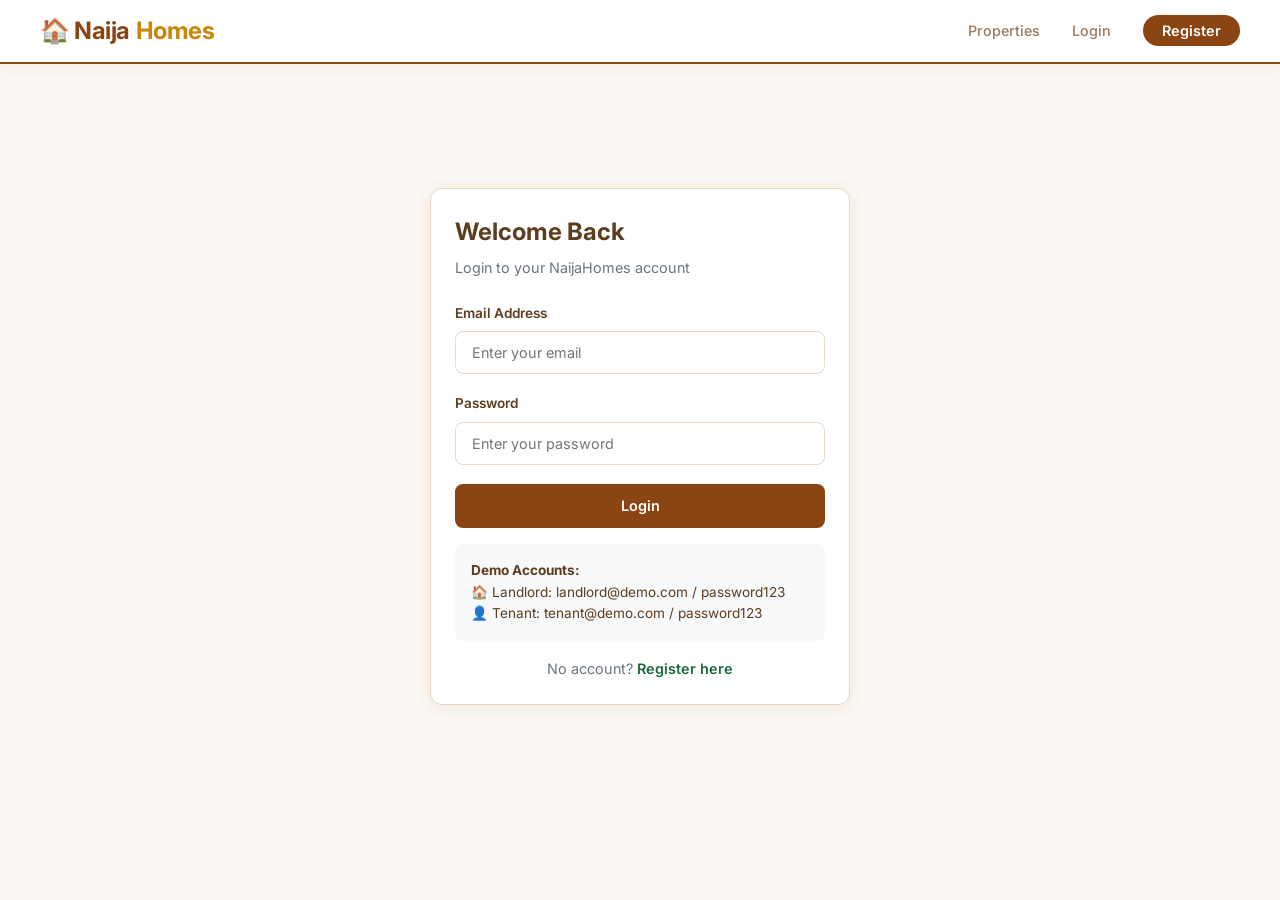
<file: templates/pages/login.html>
<!DOCTYPE html>
<html lang="en">
<head>
    <meta charset="UTF-8">
    <meta name="viewport" content="width=device-width, initial-scale=1.0">
    <title>Login - NaijaHomes</title>
    <link rel="stylesheet" href="/static/css/style.css">
</head>
<body>

    <nav class="navbar" id="navbar"></nav>

    <div style="min-height:85vh; display:flex; align-items:center; justify-content:center; padding:2rem;">
        <div class="card" style="width:100%; max-width:420px;">
            <div class="card-body">

                <h2 style="font-size:1.5rem; font-weight:700; margin-bottom:0.3rem;">Welcome Back</h2>
                <p style="color:#6c757d; font-size:0.9rem; margin-bottom:1.5rem;">Login to your NaijaHomes account</p>

                <div id="alert" class="alert"></div>

                <div class="form-group">
                    <label class="form-label">Email Address</label>
                    <input type="email" id="email" class="form-control" placeholder="Enter your email">
                </div>

                <div class="form-group">
                    <label class="form-label">Password</label>
                    <input type="password" id="password" class="form-control" placeholder="Enter your password">
                </div>

                <button class="btn btn-primary btn-full" onclick="loginUser()">Login</button>

                <!-- Demo account info for presentation -->
                <div style="background:#f8f9fa; border-radius:8px; padding:1rem; margin-top:1rem; font-size:0.85rem;">
                    <strong>Demo Accounts:</strong><br>
                    🏠 Landlord: landlord@demo.com / password123<br>
                    👤 Tenant: tenant@demo.com / password123
                </div>

                <p style="text-align:center; margin-top:1rem; font-size:0.9rem; color:#6c757d;">
                    No account? <a href="/register/" style="color:#1a6b3c; font-weight:600;">Register here</a>
                </p>

            </div>
        </div>
    </div>

    <script src="/static/js/main.js"></script>
    <script>
        redirectIfLoggedIn();

        async function loginUser() {
            const email    = document.getElementById('email').value.trim();
            const password = document.getElementById('password').value;

            if (!email || !password) {
                showError('alert', 'Please enter your email and password.');
                return;
            }

            const result = await apiPost('/accounts/login/', { email, password });

            if (result.ok) {
                saveUser(result.data.user);
                showSuccess('alert', 'Login successful! Redirecting...');
                setTimeout(() => window.location.href = '/dashboard/', 1000);
            } else {
                showError('alert', result.data.error || 'Login failed.');
            }
        }

        document.addEventListener('DOMContentLoaded', () => {
            document.getElementById('password').addEventListener('keypress', function(e) {
                if (e.key === 'Enter') loginUser();
            });
        });
    </script>
</body>
</html>
</file>
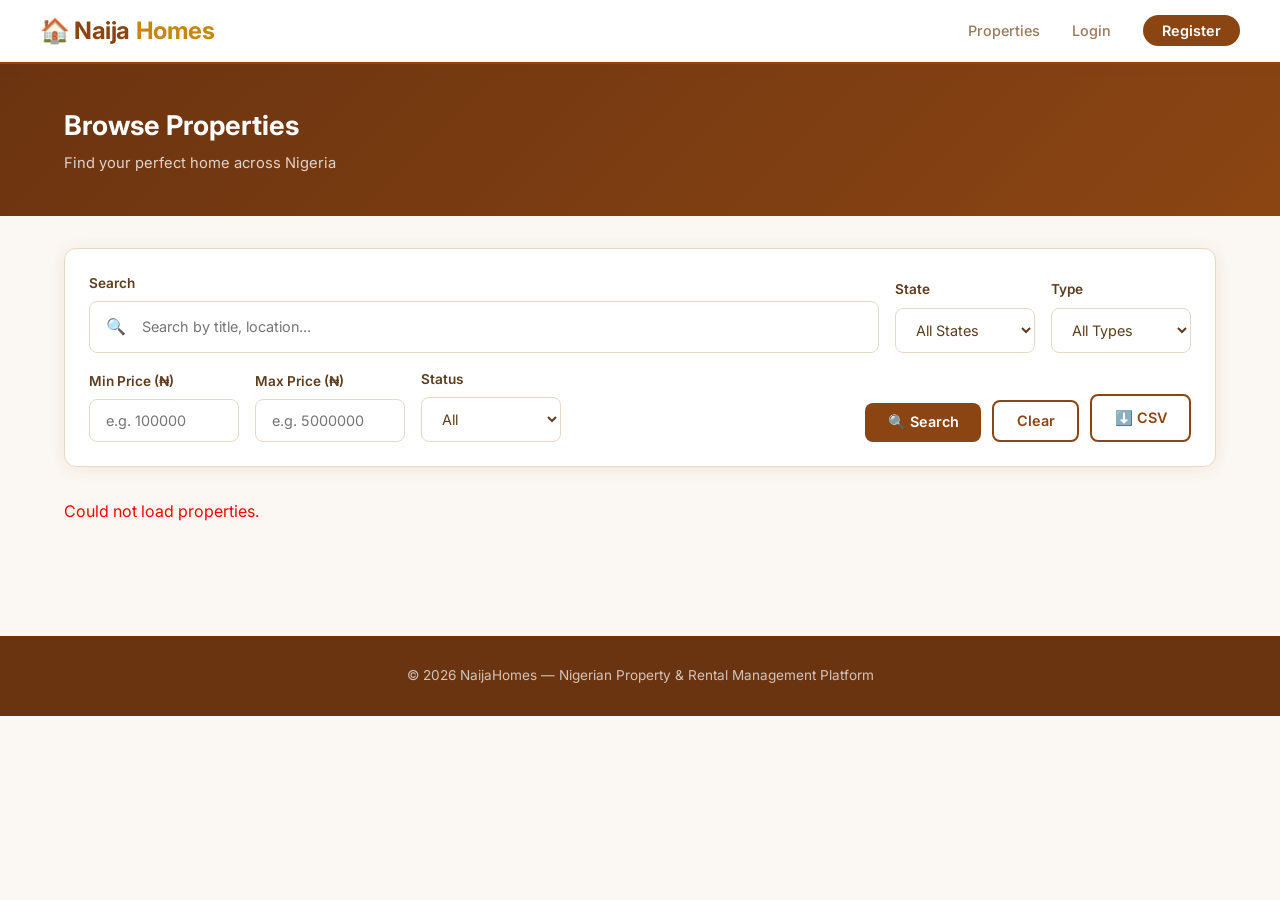
<file: templates/pages/properties.html>
<!DOCTYPE html>
<html lang="en">
<head>
    <meta charset="UTF-8">
    <meta name="viewport" content="width=device-width, initial-scale=1.0">
    <title>Browse Properties - NaijaHomes</title>
    <link rel="stylesheet" href="/static/css/style.css">
</head>
<body>

<nav class="navbar" id="navbar"></nav>

<div class="page-header">
    <div class="container">
        <div class="page-title">Browse Properties</div>
        <div class="page-subtitle">Find your perfect home across Nigeria</div>
    </div>
</div>

<div class="container" style="padding-bottom:3rem;">

    <div class="card" style="margin-bottom:2rem;">
        <div class="card-body">

            <div style="display:flex; gap:1rem; margin-bottom:1rem; align-items:flex-end;">
                <div style="flex:2;">
                    <label class="form-label">Search</label>
                    <div style="display:flex; border:1.5px solid var(--border);
                                border-radius:8px; overflow:hidden; background:white;">
                        <span style="padding:0.75rem 1rem; color:var(--text-muted);">🔍</span>
                        <input type="text" id="searchInput"
                               style="flex:1; border:none; outline:none; font-family:inherit;
                                      font-size:0.9rem; color:var(--text-main); background:transparent;"
                               placeholder="Search by title, location...">
                    </div>
                </div>
                <div>
                    <label class="form-label">State</label>
                    <select id="stateFilter" class="form-control" style="min-width:140px;">
                        <option value="">All States</option>
                        <option>Lagos</option>
                        <option>Abuja</option>
                        <option>Rivers</option>
                        <option>Enugu</option>
                        <option>Oyo</option>
                        <option>Edo</option>
                    </select>
                </div>
                <div>
                    <label class="form-label">Type</label>
                    <select id="typeFilter" class="form-control" style="min-width:140px;">
                        <option value="">All Types</option>
                        <option value="apartment">Apartment</option>
                        <option value="duplex">Duplex</option>
                        <option value="bungalow">Bungalow</option>
                        <option value="self-contain">Self Contain</option>
                        <option value="room">Room</option>
                        <option value="mansion">Mansion</option>
                    </select>
                </div>
            </div>

            <div style="display:flex; gap:1rem; align-items:flex-end; flex-wrap:wrap;">
                <div>
                    <label class="form-label">Min Price (₦)</label>
                    <input type="number" id="minPrice" class="form-control"
                           style="width:150px;" placeholder="e.g. 100000">
                </div>
                <div>
                    <label class="form-label">Max Price (₦)</label>
                    <input type="number" id="maxPrice" class="form-control"
                           style="width:150px;" placeholder="e.g. 5000000">
                </div>
                <div>
                    <label class="form-label">Status</label>
                    <select id="statusFilter" class="form-control" style="width:140px;">
                        <option value="">All</option>
                        <option value="available">Available</option>
                        <option value="rented">Rented</option>
                    </select>
                </div>
                <div style="margin-left:auto; display:flex; gap:0.7rem; align-items:flex-end;">
                    <button class="btn btn-primary" onclick="applyFilters()">
                        🔍 Search
                    </button>
                    <button class="btn btn-outline" onclick="clearFilters()">
                        Clear
                    </button>
                    <a href="/api/properties/export/csv/"
                       class="btn btn-outline">⬇️ CSV</a>
                </div>
            </div>

        </div>
    </div>

    <p id="resultsCount"
       style="color:var(--text-muted); font-size:0.88rem; margin-bottom:1.2rem;"></p>

    <div class="grid-3" id="propertiesGrid">
        <div class="spinner">Loading properties...</div>
    </div>

</div>

<footer>
    <p>© 2026 NaijaHomes — Nigerian Property & Rental Management Platform</p>
</footer>

<script src="/static/js/main.js"></script>
<script>
    const propertyImages = {
        'apartment':    'https://images.unsplash.com/photo-1545324418-cc1a3fa10c00?w=500&auto=format&fit=crop&q=70',
        'duplex':       'https://images.unsplash.com/photo-1600596542815-ffad4c1539a9?w=500&auto=format&fit=crop&q=70',
        'bungalow':     'https://images.unsplash.com/photo-1570129477492-45c003edd2be?w=500&auto=format&fit=crop&q=70',
        'self-contain': 'https://images.unsplash.com/photo-1583608205776-bfd35f0d9f83?w=500&auto=format&fit=crop&q=70',
        'room':         'https://images.unsplash.com/photo-1522708323590-d24dbb6b0267?w=500&auto=format&fit=crop&q=70',
        'mansion':      'https://images.unsplash.com/photo-1613490493576-7fde63acd811?w=500&auto=format&fit=crop&q=70',
    };

    function getPropertyImage(type, imageUrl) {
        if (imageUrl && imageUrl.startsWith('http')) return imageUrl;
        return propertyImages[type] || propertyImages['apartment'];
    }

    async function loadProperties(params = '') {
        const grid = document.getElementById('propertiesGrid');
        grid.innerHTML = '<div class="spinner">Loading properties...</div>';

        const result = await apiGet(`/properties/${params}`);

        if (!result.ok) {
            grid.innerHTML = '<p style="color:red;">Could not load properties.</p>';
            return;
        }

        const properties = result.data.properties;
        const count = properties.length;
        document.getElementById('resultsCount').textContent =
            `Showing ${count} propert${count === 1 ? 'y' : 'ies'}`;

        if (count === 0) {
            grid.innerHTML = `
                <div class="empty-state" style="grid-column:1/-1;">
                    <div class="empty-state-icon">🔍</div>
                    <p>No properties match your search.</p>
                    <button class="btn btn-outline" onclick="clearFilters()"
                            style="margin-top:1rem;">Clear Filters</button>
                </div>`;
            return;
        }

        grid.innerHTML = properties.map(p => `
            <div class="property-card"
                 onclick="window.location.href='/property-detail/?id=${p.id}'">
                <div class="property-card-image">
                    <img src="${getPropertyImage(p.property_type, p.image_url)}"
                         alt="${p.title}"
                         onerror="this.src='${propertyImages.apartment}'">
                    <div class="property-type-tag">${p.property_type}</div>
                </div>
                <div class="property-card-body">
                    <div class="property-card-title">${p.title}</div>
                    <div class="property-card-location">📍 ${p.location}, ${p.state}</div>
                    <div class="property-card-price">
                        ${formatPrice(p.price)}<span>/ year</span>
                    </div>
                    <div class="property-card-footer">
                        <div class="meta-icons">
                            <span>🛏️ ${p.bedrooms} Beds</span>
                            <span>🚿 ${p.bathrooms} Baths</span>
                        </div>
                        ${statusBadge(p.status)}
                    </div>
                </div>
            </div>
        `).join('');
    }

    function applyFilters() {
        const params = new URLSearchParams();
        const search   = document.getElementById('searchInput').value.trim();
        const state    = document.getElementById('stateFilter').value;
        const type     = document.getElementById('typeFilter').value;
        const minPrice = document.getElementById('minPrice').value;
        const maxPrice = document.getElementById('maxPrice').value;
        const status   = document.getElementById('statusFilter').value;

        if (search)   params.append('search',    search);
        if (state)    params.append('state',     state);
        if (type)     params.append('type',      type);
        if (minPrice) params.append('min_price', minPrice);
        if (maxPrice) params.append('max_price', maxPrice);
        if (status)   params.append('status',    status);

        loadProperties(params.toString() ? '?' + params.toString() : '');
    }

    function clearFilters() {
        document.getElementById('searchInput').value = '';
        document.getElementById('stateFilter').value = '';
        document.getElementById('typeFilter').value  = '';
        document.getElementById('minPrice').value    = '';
        document.getElementById('maxPrice').value    = '';
        document.getElementById('statusFilter').value = '';
        loadProperties();
    }

    document.addEventListener('DOMContentLoaded', () => {
        const urlParams = new URLSearchParams(window.location.search);
        const search = urlParams.get('search');
        const type   = urlParams.get('type');

        if (search) {
            document.getElementById('searchInput').value = search;
            applyFilters();
        } else if (type) {
            document.getElementById('typeFilter').value = type;
            applyFilters();
        } else {
            loadProperties();
        }
    });
</script>
</body>
</html>
</file>
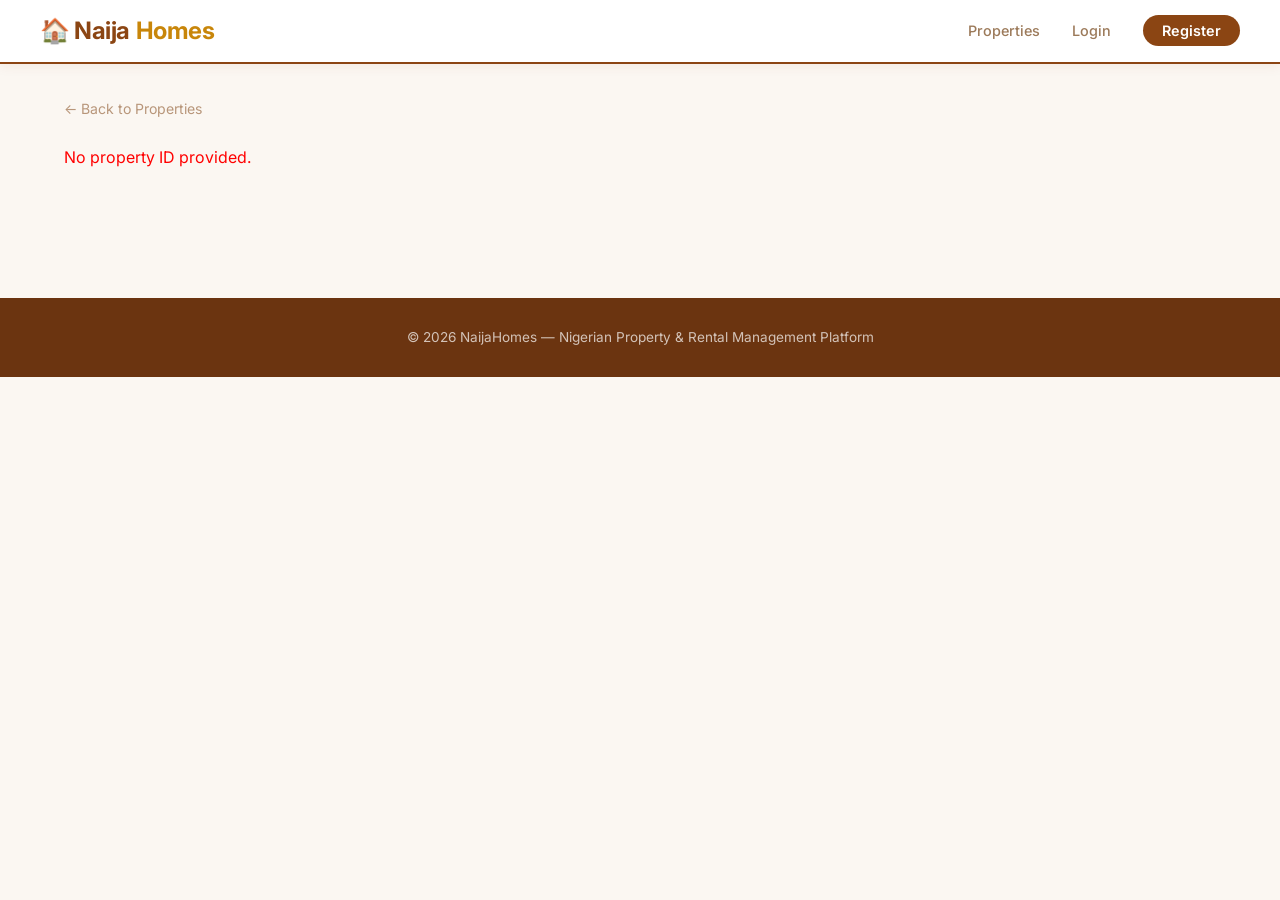
<file: templates/pages/property-detail.html>
<!DOCTYPE html>
<html lang="en">
<head>
    <meta charset="UTF-8">
    <meta name="viewport" content="width=device-width, initial-scale=1.0">
    <title>Property Details - NaijaHomes</title>
    <link rel="stylesheet" href="/static/css/style.css">
</head>
<body>

<nav class="navbar" id="navbar"></nav>

<div class="container" style="padding:2rem 1.5rem 4rem;">

    <a href="/properties/"
       style="color:var(--text-muted); font-size:0.88rem;
              display:inline-flex; align-items:center; gap:0.3rem;
              margin-bottom:1.5rem;">
        ← Back to Properties
    </a>

    <div id="propertyContent">
        <div class="spinner">Loading property...</div>
    </div>

</div>

<footer>
    <p>© 2026 NaijaHomes — Nigerian Property & Rental Management Platform</p>
</footer>

<script src="/static/js/main.js"></script>
<script>
    const propertyImages = {
        'apartment':    'https://images.unsplash.com/photo-1545324418-cc1a3fa10c00?w=900&auto=format&fit=crop&q=80',
        'duplex':       'https://images.unsplash.com/photo-1600596542815-ffad4c1539a9?w=900&auto=format&fit=crop&q=80',
        'bungalow':     'https://images.unsplash.com/photo-1570129477492-45c003edd2be?w=900&auto=format&fit=crop&q=80',
        'self-contain': 'https://images.unsplash.com/photo-1583608205776-bfd35f0d9f83?w=900&auto=format&fit=crop&q=80',
        'room':         'https://images.unsplash.com/photo-1522708323590-d24dbb6b0267?w=900&auto=format&fit=crop&q=80',
        'mansion':      'https://images.unsplash.com/photo-1613490493576-7fde63acd811?w=900&auto=format&fit=crop&q=80',
    };

    function getPropertyImage(type, imageUrl) {
        if (imageUrl && imageUrl.startsWith('http')) return imageUrl;
        return propertyImages[type] || propertyImages['apartment'];
    }

    async function loadProperty() {
        const id = getParam('id');
        if (!id) {
            document.getElementById('propertyContent').innerHTML =
                '<p style="color:red;">No property ID provided.</p>';
            return;
        }

        const result = await apiGet(`/properties/${id}/`);
        if (!result.ok) {
            document.getElementById('propertyContent').innerHTML =
                '<p style="color:red;">Property not found.</p>';
            return;
        }

        const p    = result.data.property;
        const user = getUser();
        const isOwner = user && user.id === p.landlord_id;
        const imgSrc  = getPropertyImage(p.property_type, p.image_url);

        document.getElementById('propertyContent').innerHTML = `

            <div style="width:100%; height:420px; border-radius:var(--radius);
                        overflow:hidden; margin-bottom:2rem; position:relative;">
                <img src="${imgSrc}" alt="${p.title}"
                     style="width:100%; height:100%; object-fit:cover;"
                     onerror="this.src='${propertyImages.apartment}'">
                <div style="position:absolute; top:1rem; left:1rem;">
                    ${statusBadge(p.status)}
                </div>
                <div class="property-type-tag" style="top:1rem; left:auto; right:1rem; left:unset;">
                    ${p.property_type}
                </div>
            </div>

            <div class="grid-2" style="gap:2rem; align-items:start;">

                <div>
                    <h1 style="font-size:1.6rem; font-weight:700; color:var(--text-main);
                                margin-bottom:0.5rem;">${p.title}</h1>
                    <p style="color:var(--text-muted); margin-bottom:1rem;">
                        📍 ${p.location}, ${p.state}
                        ${p.lga ? `· ${p.lga}` : ''}
                    </p>

                    <div style="font-size:2rem; font-weight:700; color:var(--primary);
                                margin-bottom:1.5rem;">
                        ${formatPrice(p.price)}
                        <span style="font-size:1rem; color:var(--text-muted); font-weight:400;">
                            / year
                        </span>
                    </div>

                    <div style="display:grid; grid-template-columns:repeat(4,1fr);
                                gap:1rem; margin-bottom:2rem;">
                        ${[
                            ['🛏️', p.bedrooms, 'Bedrooms'],
                            ['🚿', p.bathrooms, 'Bathrooms'],
                            ['🏠', p.property_type, 'Type'],
                            ['📍', p.state, 'State']
                        ].map(([icon, val, label]) => `
                            <div style="background:var(--cream-dark); border-radius:10px;
                                        padding:1rem; text-align:center;">
                                <div style="font-size:1.4rem;">${icon}</div>
                                <div style="font-weight:700; color:var(--text-main);
                                            font-size:0.95rem; margin-top:0.3rem;
                                            text-transform:capitalize;">${val}</div>
                                <div style="font-size:0.75rem; color:var(--text-muted);">${label}</div>
                            </div>
                        `).join('')}
                    </div>

                    <div class="card" style="margin-bottom:1.5rem;">
                        <div class="card-body">
                            <h3 style="font-weight:700; margin-bottom:0.8rem;
                                       color:var(--text-main);">About This Property</h3>
                            <p style="color:var(--text-light); line-height:1.8; font-size:0.92rem;">
                                ${p.description || 'No description provided.'}
                            </p>
                        </div>
                    </div>

                    <p style="color:var(--text-muted); font-size:0.8rem;">
                        Listed on ${formatDate(p.created_at)}
                    </p>
                </div>

                <div>

                    <div class="card" style="margin-bottom:1.5rem;">
                        <div class="card-body">
                            <h3 style="font-weight:700; margin-bottom:1rem;
                                       color:var(--text-main);">Listed By</h3>
                            <div style="display:flex; align-items:center; gap:1rem;">
                                <div style="width:52px; height:52px; background:var(--primary);
                                            color:white; border-radius:50%; display:flex;
                                            align-items:center; justify-content:center;
                                            font-size:1.4rem; font-weight:700; flex-shrink:0;">
                                    ${p.landlord_name ? p.landlord_name[0].toUpperCase() : 'L'}
                                </div>
                                <div>
                                    <div style="font-weight:700; color:var(--text-main);">
                                        ${p.landlord_name || 'Landlord'}
                                    </div>
                                    <div style="color:var(--text-muted); font-size:0.83rem;">
                                        Property Owner
                                    </div>
                                </div>
                            </div>
                        </div>
                    </div>

                    ${isOwner ? `
                    <div class="card" style="margin-bottom:1.5rem;">
                        <div class="card-body">
                            <h3 style="font-weight:700; margin-bottom:1rem;
                                       color:var(--text-main);">Manage Property</h3>
                            <div style="display:flex; gap:0.8rem;">
                                <a href="/edit-property/?id=${p.id}"
                                   class="btn btn-secondary" style="flex:1; justify-content:center;">
                                    ✏️ Edit
                                </a>
                                <button class="btn btn-danger" style="flex:1;"
                                        onclick="deleteProperty(${p.id})">
                                    🗑️ Delete
                                </button>
                            </div>
                        </div>
                    </div>` : ''}

                    ${!user ? `
                        <div class="card">
                            <div class="card-body" style="text-align:center; padding:2rem;">
                                <div style="font-size:2.5rem; margin-bottom:1rem;">🔐</div>
                                <p style="color:var(--text-muted); margin-bottom:1.2rem;">
                                    Login to apply for this property
                                </p>
                                <a href="/login/" class="btn btn-primary btn-full">
                                    Login to Apply
                                </a>
                            </div>
                        </div>
                    ` : !isOwner && p.status === 'available' ? `
                        <div class="card">
                            <div class="card-body">
                                <h3 style="font-weight:700; margin-bottom:1rem;
                                           color:var(--text-main);">Apply for This Property</h3>
                                <div id="appAlert" class="alert"></div>
                                <div class="form-group">
                                    <label class="form-label">Message to Landlord (Optional)</label>
                                    <textarea id="appMessage" class="form-control" rows="4"
                                        placeholder="Introduce yourself and explain why you are a good tenant...">
                                    </textarea>
                                </div>
                                <button class="btn btn-primary btn-full"
                                        onclick="submitApplication(${p.id})">
                                    📋 Submit Application
                                </button>
                            </div>
                        </div>
                    ` : !isOwner ? `
                        <div class="card">
                            <div class="card-body" style="text-align:center; padding:2rem;">
                                <div style="font-size:2.5rem; margin-bottom:0.8rem;">🔒</div>
                                <p style="color:#dc3545; font-weight:600;">
                                    This property is no longer available.
                                </p>
                            </div>
                        </div>
                    ` : ''}

                </div>
            </div>

            <div style="margin-top:3rem;">
                <div class="section-title" style="margin-bottom:0.3rem;">Similar Properties</div>
                <div class="section-sub">Other properties you might like</div>
                <div class="grid-3" id="similarProperties">
                    <div class="spinner">Loading...</div>
                </div>
            </div>
        `;

        loadSimilar(p.property_type, p.state, p.id);
    }

    async function loadSimilar(type, state, currentId) {
        const result = await apiGet(`/properties/?type=${type}&state=${state}`);
        const container = document.getElementById('similarProperties');

        if (!result.ok) { container.innerHTML = ''; return; }

        const similar = result.data.properties
            .filter(p => p.id !== parseInt(currentId))
            .slice(0, 3);

        if (similar.length === 0) {
            container.innerHTML = `
                <div style="grid-column:1/-1; color:var(--text-muted); font-size:0.9rem;">
                    No similar properties found.
                </div>`;
            return;
        }

        container.innerHTML = similar.map(p => `
            <div class="property-card"
                 onclick="window.location.href='/property-detail/?id=${p.id}'">
                <div class="property-card-image">
                    <img src="${getPropertyImage(p.property_type, p.image_url)}"
                         alt="${p.title}"
                         onerror="this.src='${propertyImages.apartment}'">
                    <div class="property-type-tag">${p.property_type}</div>
                </div>
                <div class="property-card-body">
                    <div class="property-card-title">${p.title}</div>
                    <div class="property-card-location">📍 ${p.location}, ${p.state}</div>
                    <div class="property-card-price">
                        ${formatPrice(p.price)}<span>/ year</span>
                    </div>
                    <div class="property-card-footer">
                        <div class="meta-icons">
                            <span>🛏️ ${p.bedrooms}</span>
                            <span>🚿 ${p.bathrooms}</span>
                        </div>
                        ${statusBadge(p.status)}
                    </div>
                </div>
            </div>
        `).join('');
    }

    async function submitApplication(propertyId) {
        const user    = getUser();
        const message = document.getElementById('appMessage').value.trim();

        const result = await apiPost('/applications/', {
            property_id: propertyId,
            tenant_id:   user.id,
            message:     message
        });

        if (result.ok) {
            showSuccess('appAlert', 'Application submitted! The landlord will review it.');
            setTimeout(() => window.location.href = '/applications/', 2000);
        } else {
            showError('appAlert', result.data.error || 'Application failed.');
        }
    }

    async function deleteProperty(propertyId) {
        if (!confirm('Delete this property? This cannot be undone.')) return;
        const result = await apiDelete(`/properties/${propertyId}/`);
        if (result.ok) {
            alert('Property deleted.');
            window.location.href = '/dashboard/';
        } else {
            alert('Could not delete: ' + result.data.error);
        }
    }

    document.addEventListener('DOMContentLoaded', loadProperty);
</script>
</body>
</html>
</file>
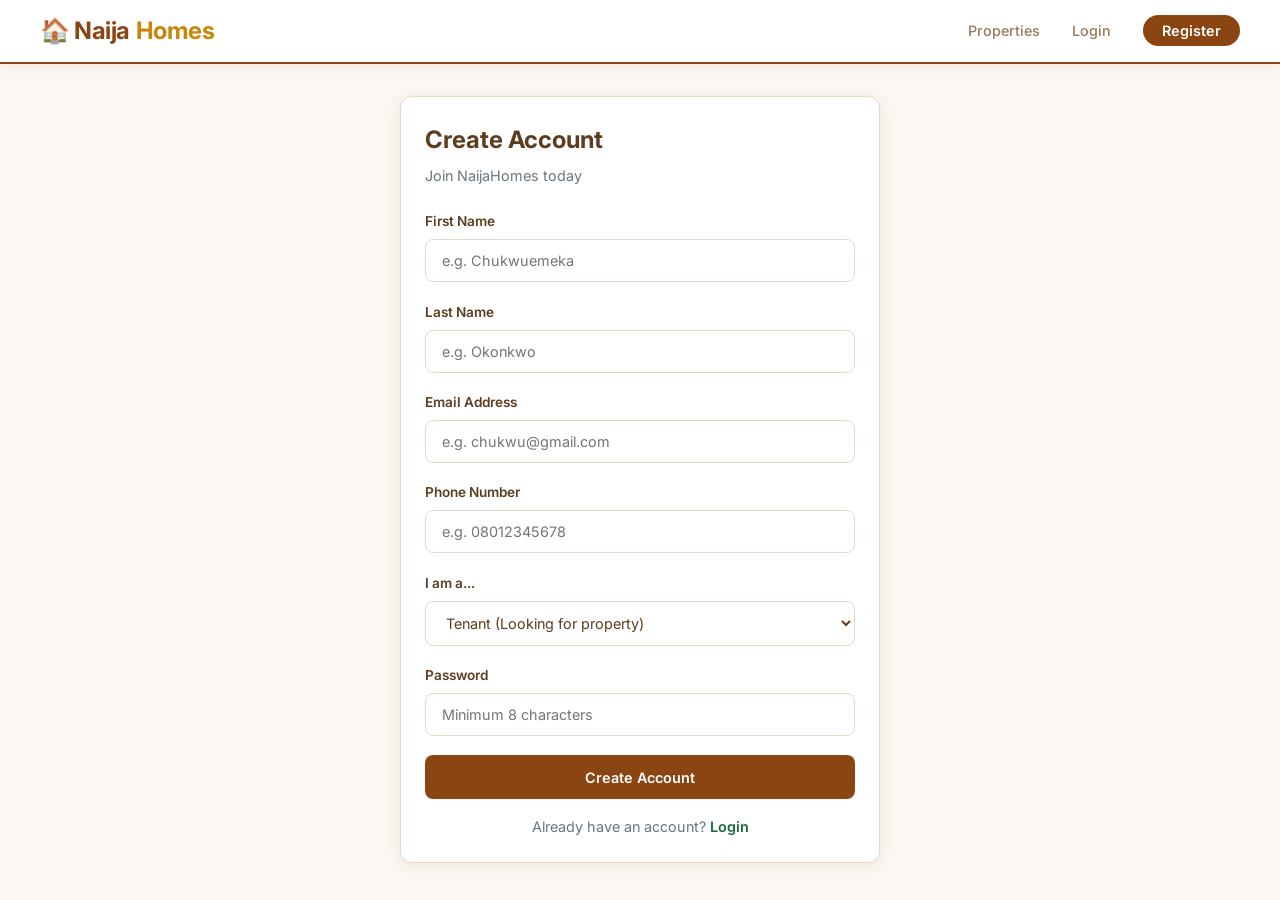
<file: templates/pages/register.html>
<!DOCTYPE html>
<html lang="en">
<head>
    <meta charset="UTF-8">
    <meta name="viewport" content="width=device-width, initial-scale=1.0">
    <title>Register - NaijaHomes</title>
    <link rel="stylesheet" href="/static/css/style.css">
</head>
<body>

    <nav class="navbar" id="navbar"></nav>

    <div style="min-height:85vh; display:flex; align-items:center; justify-content:center; padding:2rem;">
        <div class="card" style="width:100%; max-width:480px;">
            <div class="card-body">

                <h2 style="font-size:1.5rem; font-weight:700; margin-bottom:0.3rem;">Create Account</h2>
                <p style="color:#6c757d; font-size:0.9rem; margin-bottom:1.5rem;">Join NaijaHomes today</p>

                <div id="alert" class="alert"></div>

                <div class="form-group">
                    <label class="form-label">First Name</label>
                    <input type="text" id="firstName" class="form-control" placeholder="e.g. Chukwuemeka">
                </div>

                <div class="form-group">
                    <label class="form-label">Last Name</label>
                    <input type="text" id="lastName" class="form-control" placeholder="e.g. Okonkwo">
                </div>

                <div class="form-group">
                    <label class="form-label">Email Address</label>
                    <input type="email" id="email" class="form-control" placeholder="e.g. chukwu@gmail.com">
                </div>

                <div class="form-group">
                    <label class="form-label">Phone Number</label>
                    <input type="tel" id="phone" class="form-control" placeholder="e.g. 08012345678">
                </div>

                <div class="form-group">
                    <label class="form-label">I am a...</label>
                    <select id="role" class="form-control">
                        <option value="tenant">Tenant (Looking for property)</option>
                        <option value="landlord">Landlord (Listing property)</option>
                    </select>
                </div>

                <div class="form-group">
                    <label class="form-label">Password</label>
                    <input type="password" id="password" class="form-control" placeholder="Minimum 8 characters">
                </div>

                <button class="btn btn-primary btn-full" onclick="registerUser()">
                    Create Account
                </button>

                <p style="text-align:center; margin-top:1rem; font-size:0.9rem; color:#6c757d;">
                    Already have an account? <a href="/login/" style="color:#1a6b3c; font-weight:600;">Login</a>
                </p>
            </div>
        </div>
    </div>

    <script src="/static/js/main.js"></script>
    <script>
        redirectIfLoggedIn();

        async function registerUser() {
            const first_name = document.getElementById('firstName').value.trim();
            const last_name  = document.getElementById('lastName').value.trim();
            const email      = document.getElementById('email').value.trim();
            const phone      = document.getElementById('phone').value.trim();
            const role       = document.getElementById('role').value;
            const password   = document.getElementById('password').value;

            if (!first_name || !last_name || !email || !password) {
                showError('alert', 'Please fill in all required fields.');
                return;
            }

            if (password.length < 8) {
                showError('alert', 'Password must be at least 8 characters.');
                return;
            }

            const result = await apiPost('/accounts/register/', {
                first_name, last_name, email, phone, role, password
            });

            if (result.ok) {
                saveUser(result.data.user);
                showSuccess('alert', 'Account created successfully! Redirecting...');
                setTimeout(() => window.location.href = '/dashboard/', 1000);
            } else {
                showError('alert', result.data.error || 'Registration failed.');
            }
        }
    </script>
</body>
</html>
</file>
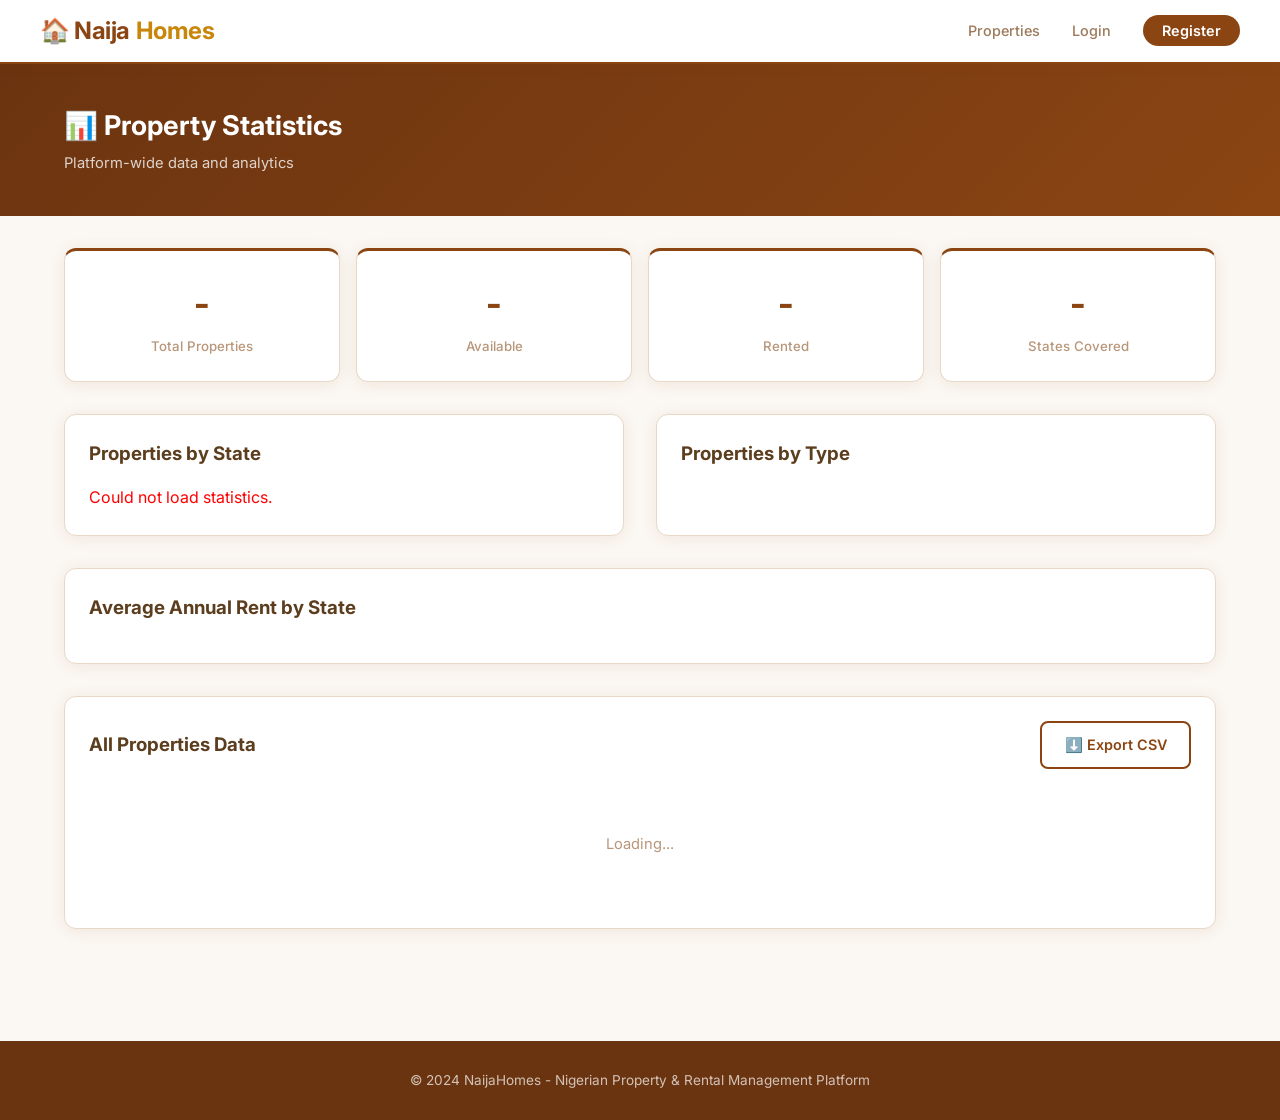
<file: templates/pages/stats.html>
<!DOCTYPE html>
<html lang="en">
<head>
    <meta charset="UTF-8">
    <meta name="viewport" content="width=device-width, initial-scale=1.0">
    <title>Statistics - NaijaHomes</title>
    <link rel="stylesheet" href="/static/css/style.css">
</head>
<body>

    <nav class="navbar" id="navbar"></nav>

    <div class="page-header">
        <div class="container">
            <div class="page-title">📊 Property Statistics</div>
            <div class="page-subtitle">Platform-wide data and analytics</div>
        </div>
    </div>

    <div class="container" style="padding-bottom:3rem;">

        <div class="grid-4" style="margin-bottom:2rem;">
            <div class="stat-card">
                <div class="stat-card-number" id="totalProps">-</div>
                <div class="stat-card-label">Total Properties</div>
            </div>
            <div class="stat-card">
                <div class="stat-card-number" id="availableProps">-</div>
                <div class="stat-card-label">Available</div>
            </div>
            <div class="stat-card">
                <div class="stat-card-number" id="rentedProps">-</div>
                <div class="stat-card-label">Rented</div>
            </div>
            <div class="stat-card">
                <div class="stat-card-number" id="totalStates">-</div>
                <div class="stat-card-label">States Covered</div>
            </div>
        </div>

        <div class="grid-2" style="gap:2rem; margin-bottom:2rem;">

            <div class="card">
                <div class="card-body">
                    <h3 style="font-weight:700; margin-bottom:1rem;">Properties by State</h3>
                    <div id="byStateChart"></div>
                </div>
            </div>

            <div class="card">
                <div class="card-body">
                    <h3 style="font-weight:700; margin-bottom:1rem;">Properties by Type</h3>
                    <div id="byTypeChart"></div>
                </div>
            </div>

        </div>

        <div class="card" style="margin-bottom:2rem;">
            <div class="card-body">
                <h3 style="font-weight:700; margin-bottom:1rem;">Average Annual Rent by State</h3>
                <div id="avgPriceChart"></div>
            </div>
        </div>

        <div class="card">
            <div class="card-body">
                <div style="display:flex; justify-content:space-between; align-items:center; margin-bottom:1rem;">
                    <h3 style="font-weight:700;">All Properties Data</h3>
                    <a href="/api/properties/export/csv/" class="btn btn-outline">⬇️ Export CSV</a>
                </div>
                <div id="allPropertiesTable">
                    <div class="spinner">Loading...</div>
                </div>
            </div>
        </div>

    </div>

    <footer>
        <p>© 2024 NaijaHomes - Nigerian Property & Rental Management Platform</p>
    </footer>

    <script src="/static/js/main.js"></script>
    <script>
        function drawBarChart(containerId, data, labelKey, valueKey, color = '#1a6b3c') {
            const container = document.getElementById(containerId);
            const max = Math.max(...data.map(d => d[valueKey]));

            container.innerHTML = data.map(d => `
                <div style="display:flex; align-items:center; gap:1rem; margin-bottom:0.8rem;">
                    <div style="width:120px; font-size:0.85rem; color:#495057; flex-shrink:0;">
                        ${d[labelKey]}
                    </div>
                    <div style="flex:1; background:#f1f3f5; border-radius:4px; height:28px; position:relative;">
                        <div style="
                            width:${(d[valueKey] / max * 100)}%;
                            background:${color};
                            height:100%;
                            border-radius:4px;
                            display:flex;
                            align-items:center;
                            justify-content:flex-end;
                            padding-right:8px;
                            color:white;
                            font-size:0.8rem;
                            font-weight:600;
                            min-width:30px;
                            transition: width 0.5s ease;
                        ">
                            ${d[valueKey]}
                        </div>
                    </div>
                </div>
            `).join('');
        }

        async function loadStats() {
            const result = await apiGet('/properties/stats/summary/');

            if (!result.ok) {
                document.getElementById('byStateChart').innerHTML =
                    '<p style="color:red;">Could not load statistics.</p>';
                return;
            }

            const stats = result.data;

            document.getElementById('totalProps').textContent  = stats.total_properties;
            document.getElementById('totalStates').textContent = stats.by_state.length;

            const available = stats.by_status.find(s => s.status === 'available');
            const rented    = stats.by_status.find(s => s.status === 'rented');
            document.getElementById('availableProps').textContent = available ? available.count : 0;
            document.getElementById('rentedProps').textContent    = rented ? rented.count : 0;

            drawBarChart('byStateChart', stats.by_state, 'state', 'count', '#1a6b3c');
            drawBarChart('byTypeChart',  stats.by_type,  'property_type', 'count', '#f0a500');

            const priceData = stats.avg_price_by_state.map(s => ({
                state: s.state,
                price: Math.round(s.avg_price / 1000)
            }));
            drawBarChart('avgPriceChart', priceData, 'state', 'price', '#2d9b5e');

            document.getElementById('avgPriceChart').insertAdjacentHTML(
                'afterend',
                '<p style="color:#6c757d; font-size:0.8rem; margin-top:0.5rem;">* Values in thousands (₦000)</p>'
            );
        }

        async function loadTable() {
            const result = await apiGet('/properties/');
            if (!result.ok) return;

            const props = result.data.properties;

            document.getElementById('allPropertiesTable').innerHTML = `
                <table class="table">
                    <thead>
                        <tr>
                            <th>Title</th>
                            <th>Type</th>
                            <th>Location</th>
                            <th>State</th>
                            <th>Price</th>
                            <th>Beds</th>
                            <th>Status</th>
                        </tr>
                    </thead>
                    <tbody>
                        ${props.map(p => `
                            <tr>
                                <td>${p.title}</td>
                                <td>${p.property_type}</td>
                                <td>${p.location}</td>
                                <td>${p.state}</td>
                                <td>${formatPrice(p.price)}</td>
                                <td>${p.bedrooms}</td>
                                <td>${statusBadge(p.status)}</td>
                            </tr>
                        `).join('')}
                    </tbody>
                </table>`;
        }

        document.addEventListener('DOMContentLoaded', () => {
            loadStats();
            loadTable();
        });
    </script>
</body>
</html>
</file>
<file: static/css/style.css>
@import url('https://fonts.googleapis.com/css2?family=Inter:wght@300;400;500;600;700&display=swap');

:root {
    --primary:        #8B4513;
    --primary-dark:   #6B3410;
    --primary-light:  #D2691E;
    --secondary:      #C8860A;
    --cream:          #FBF7F2;
    --cream-dark:     #F2EAE0;
    --white:          #FFFFFF;
    --text-main:      #5C3D1E;
    --text-light:     #9C7A5A;
    --text-muted:     #B8967A;
    --border:         #E8D8C8;
    --shadow:         0 2px 16px rgba(139,69,19,0.09);
    --shadow-hover:   0 8px 32px rgba(139,69,19,0.18);
    --radius:         12px;
    --radius-sm:      8px;
}

* { margin: 0; padding: 0; box-sizing: border-box; }

body {
    font-family: 'Inter', sans-serif;
    background-color: var(--cream);
    color: var(--text-main);
    line-height: 1.6;
}

a { text-decoration: none; color: inherit; }

.navbar {
    background: var(--white);
    padding: 0 2.5rem;
    display: flex;
    align-items: center;
    justify-content: space-between;
    height: 64px;
    position: sticky;
    top: 0;
    z-index: 1000;
    border-bottom: 2px solid var(--primary);
    box-shadow: 0 2px 12px rgba(139,69,19,0.08);
}

.navbar-brand {
    color: var(--primary);
    font-size: 1.5rem;
    font-weight: 700;
    display: flex;
    align-items: center;
    gap: 0.4rem;
    letter-spacing: -0.5px;
}

.navbar-brand span { color: var(--secondary); }

.navbar-links {
    display: flex;
    align-items: center;
    gap: 2rem;
    list-style: none;
}

.navbar-links a {
    color: var(--text-light);
    font-size: 0.9rem;
    font-weight: 500;
    transition: color 0.2s;
}

.navbar-links a:hover { color: var(--primary); }

.btn-nav {
    background: var(--primary) !important;
    color: var(--white) !important;
    padding: 0.45rem 1.2rem !important;
    border-radius: 20px !important;
    font-weight: 600 !important;
}

.btn-nav:hover {
    background: var(--primary-dark) !important;
}

.hero {
    position: relative;
    height: 520px;
    display: flex;
    align-items: center;
    justify-content: center;
    overflow: hidden;
}

.hero-bg {
    position: absolute;
    inset: 0;
    background-image: url('https://images.unsplash.com/photo-1570129477492-45c003edd2be?w=1600&auto=format&fit=crop&q=80');
    background-size: cover;
    background-position: center;
    filter: brightness(0.45);
}

.hero-content {
    position: relative;
    z-index: 2;
    text-align: center;
    padding: 0 1.5rem;
    max-width: 700px;
}

.hero-content h1 {
    font-size: 2.8rem;
    font-weight: 700;
    color: var(--white);
    margin-bottom: 0.8rem;
    line-height: 1.2;
}

.hero-content h1 span { color: #F5C842; }

.hero-content p {
    color: rgba(255,255,255,0.88);
    font-size: 1.05rem;
    margin-bottom: 2rem;
}

.hero-search-box {
    background: var(--white);
    border-radius: 50px;
    padding: 0.5rem 0.5rem 0.5rem 1.5rem;
    display: flex;
    align-items: center;
    gap: 0.5rem;
    box-shadow: 0 4px 20px rgba(0,0,0,0.2);
    max-width: 580px;
    margin: 0 auto;
}

.hero-search-box input {
    flex: 1;
    border: none;
    outline: none;
    font-size: 0.95rem;
    font-family: inherit;
    color: var(--text-main);
    background: transparent;
}

.hero-search-box input::placeholder { color: var(--text-muted); }

.hero-search-box button {
    background: var(--primary);
    color: white;
    border: none;
    border-radius: 50px;
    padding: 0.65rem 1.5rem;
    font-weight: 600;
    font-size: 0.9rem;
    cursor: pointer;
    font-family: inherit;
    transition: background 0.2s;
    white-space: nowrap;
}

.hero-search-box button:hover { background: var(--primary-dark); }

.btn {
    display: inline-flex;
    align-items: center;
    gap: 0.4rem;
    padding: 0.65rem 1.4rem;
    border-radius: var(--radius-sm);
    font-size: 0.9rem;
    font-weight: 600;
    cursor: pointer;
    border: none;
    transition: all 0.2s;
    font-family: inherit;
}

.btn-primary {
    background: var(--primary);
    color: var(--white);
}

.btn-primary:hover {
    background: var(--primary-dark);
    transform: translateY(-1px);
    box-shadow: 0 4px 12px rgba(139,69,19,0.3);
}

.btn-secondary {
    background: var(--secondary);
    color: var(--white);
}

.btn-secondary:hover { background: #A06D08; }

.btn-danger { background: #dc3545; color: white; }
.btn-danger:hover { background: #b02a37; }

.btn-outline {
    background: transparent;
    border: 2px solid var(--primary);
    color: var(--primary);
}

.btn-outline:hover {
    background: var(--primary);
    color: white;
}

.btn-full {
    width: 100%;
    justify-content: center;
    padding: 0.85rem;
}

.property-card {
    background: var(--white);
    border-radius: var(--radius);
    box-shadow: var(--shadow);
    overflow: hidden;
    transition: transform 0.25s, box-shadow 0.25s;
    cursor: pointer;
    border: 1px solid var(--border);
}

.property-card:hover {
    transform: translateY(-5px);
    box-shadow: var(--shadow-hover);
}

.property-card-image {
    width: 100%;
    height: 210px;
    object-fit: cover;
    overflow: hidden;
    position: relative;
    background: var(--cream-dark);
}

.property-card-image img {
    width: 100%;
    height: 100%;
    object-fit: cover;
    transition: transform 0.35s;
    display: block;
}

.property-card:hover .property-card-image img {
    transform: scale(1.06);
}

.property-type-tag {
    position: absolute;
    top: 10px;
    left: 10px;
    background: rgba(139,69,19,0.88);
    color: white;
    font-size: 0.72rem;
    font-weight: 600;
    padding: 0.22rem 0.65rem;
    border-radius: 20px;
    text-transform: capitalize;
    backdrop-filter: blur(4px);
}

.property-card-body { padding: 1.1rem 1.2rem; }

.property-card-title {
    font-size: 0.95rem;
    font-weight: 700;
    margin-bottom: 0.3rem;
    color: var(--text-main);
    line-height: 1.3;
}

.property-card-location {
    color: var(--text-muted);
    font-size: 0.82rem;
    margin-bottom: 0.7rem;
}

.property-card-price {
    font-size: 1.15rem;
    font-weight: 700;
    color: var(--primary);
    margin-bottom: 0.8rem;
}

.property-card-price span {
    font-size: 0.78rem;
    color: var(--text-muted);
    font-weight: 400;
}

.property-card-footer {
    display: flex;
    justify-content: space-between;
    align-items: center;
    padding-top: 0.8rem;
    border-top: 1px solid var(--border);
    font-size: 0.8rem;
    color: var(--text-muted);
}

.meta-icons {
    display: flex;
    gap: 0.9rem;
}

.meta-icons span {
    display: flex;
    align-items: center;
    gap: 0.25rem;
}

.badge {
    display: inline-block;
    padding: 0.22rem 0.7rem;
    border-radius: 20px;
    font-size: 0.73rem;
    font-weight: 600;
}

.badge-available   { background: #d4edda; color: #155724; }
.badge-rented      { background: #f8d7da; color: #721c24; }
.badge-unavailable { background: #e2e3e5; color: #383d41; }
.badge-pending     { background: #fff3cd; color: #856404; }
.badge-approved    { background: #d4edda; color: #155724; }
.badge-rejected    { background: #f8d7da; color: #721c24; }

.form-group { margin-bottom: 1.2rem; }

.form-label {
    display: block;
    font-weight: 600;
    font-size: 0.85rem;
    margin-bottom: 0.4rem;
    color: var(--text-main);
}

.form-control {
    width: 100%;
    padding: 0.75rem 1rem;
    border: 1.5px solid var(--border);
    border-radius: var(--radius-sm);
    font-size: 0.9rem;
    font-family: inherit;
    color: var(--text-main);
    background: var(--white);
    transition: border-color 0.2s, box-shadow 0.2s;
}

.form-control:focus {
    outline: none;
    border-color: var(--primary);
    box-shadow: 0 0 0 3px rgba(139,69,19,0.1);
}

textarea.form-control { resize: vertical; min-height: 100px; }

.container {
    max-width: 1200px;
    margin: 0 auto;
    padding: 0 1.5rem;
}

.page-header {
    background: linear-gradient(135deg, var(--primary-dark), var(--primary));
    color: white;
    padding: 2.5rem 0;
    margin-bottom: 2rem;
}

.page-title  { font-size: 1.7rem; font-weight: 700; color: white; }
.page-subtitle { color: rgba(255,255,255,0.78); font-size: 0.92rem; margin-top: 0.3rem; }

.grid-3 { display: grid; grid-template-columns: repeat(3, 1fr); gap: 1.5rem; }
.grid-2 { display: grid; grid-template-columns: repeat(2, 1fr); gap: 1.5rem; }
.grid-4 { display: grid; grid-template-columns: repeat(4, 1fr); gap: 1rem; }

.stat-card {
    background: var(--white);
    border-radius: var(--radius);
    padding: 1.5rem;
    box-shadow: var(--shadow);
    text-align: center;
    border: 1px solid var(--border);
    border-top: 3px solid var(--primary);
}

.stat-card-number {
    font-size: 2.2rem;
    font-weight: 700;
    color: var(--primary);
}

.stat-card-label {
    color: var(--text-muted);
    font-size: 0.83rem;
    margin-top: 0.3rem;
    font-weight: 500;
}

.card {
    background: var(--white);
    border-radius: var(--radius);
    box-shadow: var(--shadow);
    border: 1px solid var(--border);
    overflow: hidden;
}

.card-body { padding: 1.5rem; }

.alert {
    padding: 0.9rem 1.2rem;
    border-radius: var(--radius-sm);
    font-size: 0.88rem;
    margin-bottom: 1rem;
    display: none;
}

.alert-error   { background: #fdf0f0; color: #8B1A1A; border: 1px solid #f5c6c6; display: block; }
.alert-success { background: #f0faf3; color: #1A5C2E; border: 1px solid #b8e0c4; display: block; }

.table {
    width: 100%;
    border-collapse: collapse;
    font-size: 0.88rem;
}

.table th {
    background: var(--cream-dark);
    padding: 0.85rem 1rem;
    text-align: left;
    font-weight: 600;
    color: var(--text-main);
    border-bottom: 2px solid var(--border);
}

.table td {
    padding: 0.85rem 1rem;
    border-bottom: 1px solid var(--border);
    color: var(--text-main);
}

.table tr:hover td { background: var(--cream); }

.section-title {
    font-size: 1.5rem;
    font-weight: 700;
    color: var(--text-main);
    margin-bottom: 0.3rem;
}

.section-sub {
    color: var(--text-muted);
    font-size: 0.9rem;
    margin-bottom: 1.8rem;
}

.spinner {
    text-align: center;
    padding: 3rem;
    color: var(--text-muted);
    font-size: 0.92rem;
}

.empty-state {
    text-align: center;
    padding: 4rem 2rem;
    color: var(--text-muted);
}

.empty-state-icon { font-size: 3rem; margin-bottom: 1rem; }

footer {
    background: var(--primary-dark);
    color: rgba(255,255,255,0.7);
    text-align: center;
    padding: 1.8rem;
    margin-top: 4rem;
    font-size: 0.85rem;
}

.ai-btn {
    background: linear-gradient(135deg, #8B4513, #C8860A);
    color: white;
    border: none;
    border-radius: var(--radius-sm);
    padding: 0.6rem 1.2rem;
    font-size: 0.85rem;
    font-weight: 600;
    cursor: pointer;
    font-family: inherit;
    display: inline-flex;
    align-items: center;
    gap: 0.4rem;
    transition: opacity 0.2s;
    margin-bottom: 0.5rem;
}

.ai-btn:hover { opacity: 0.88; }
.ai-btn:disabled { opacity: 0.6; cursor: not-allowed; }

@media (max-width: 768px) {
    .grid-3, .grid-4 { grid-template-columns: 1fr; }
    .grid-2 { grid-template-columns: 1fr; }
    .hero-content h1 { font-size: 1.9rem; }
    .navbar-links { display: none; }
    .hero { height: 420px; }
}
</file>
